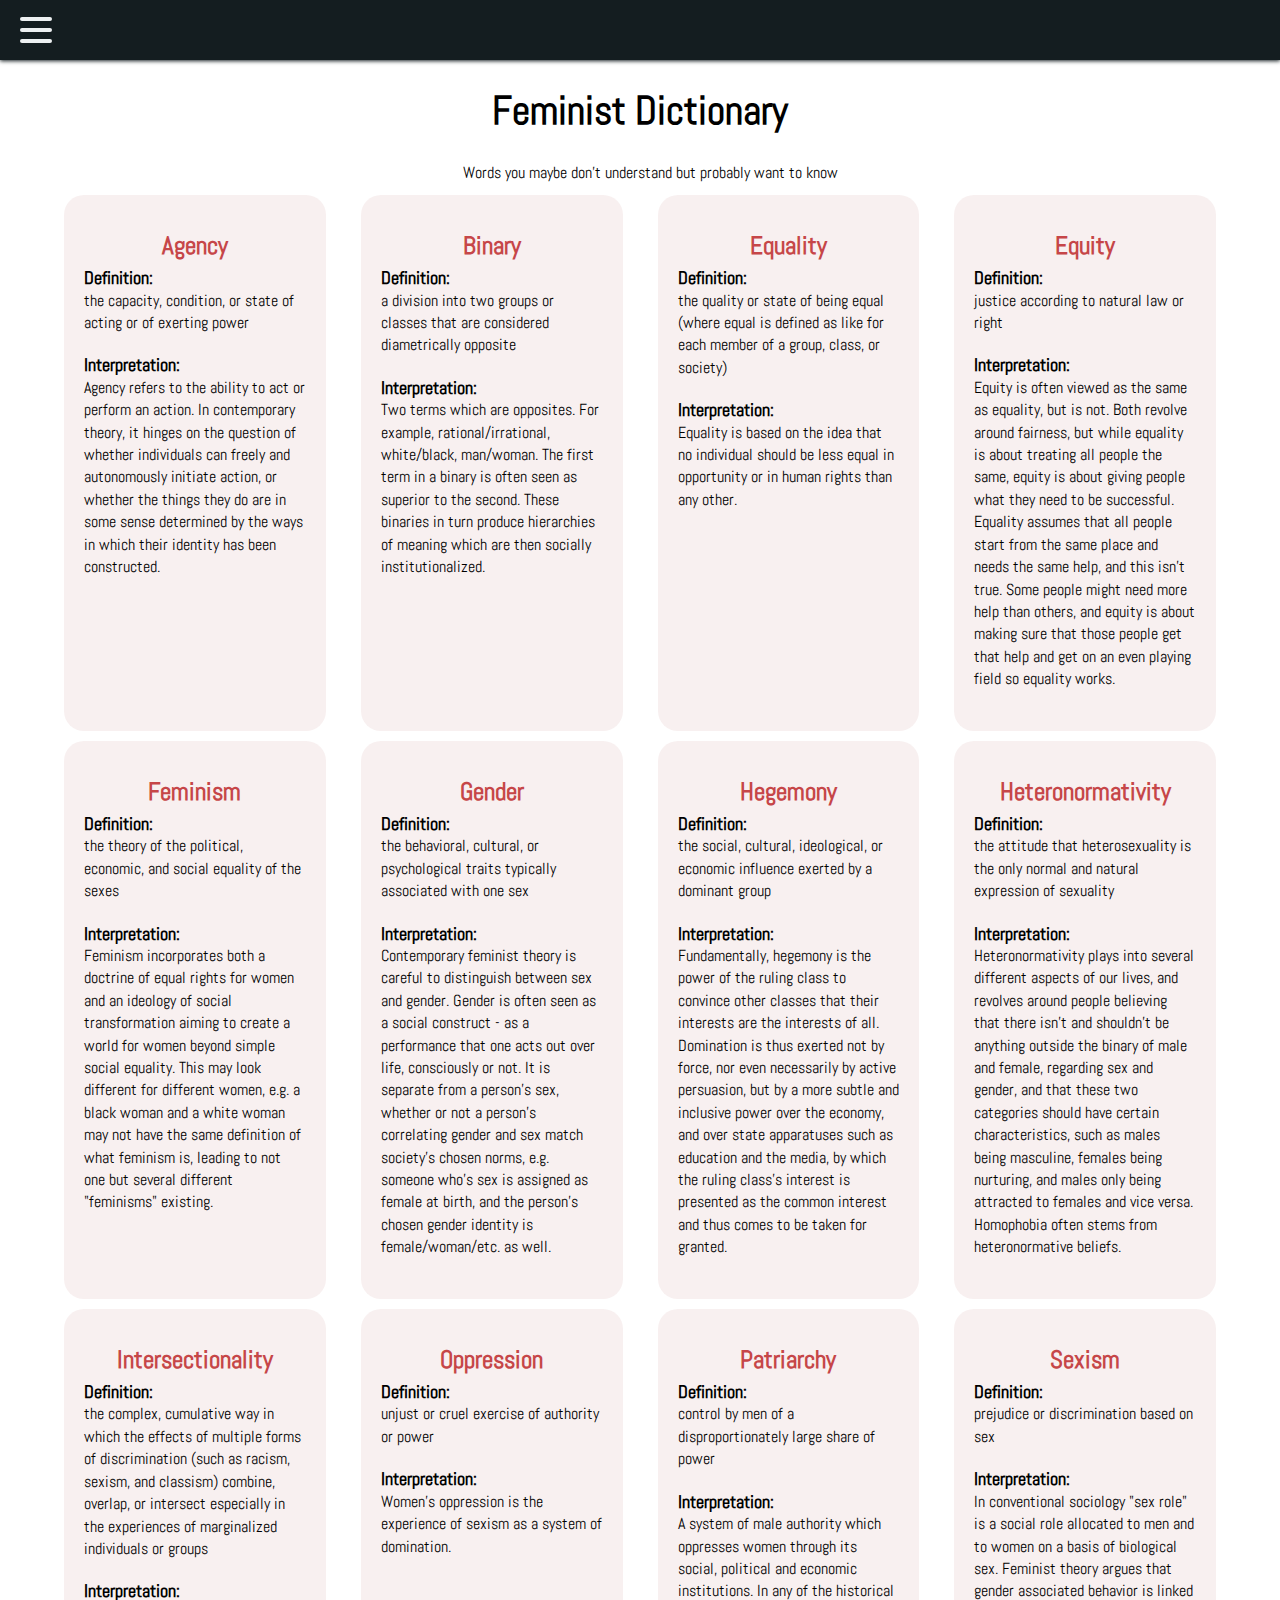
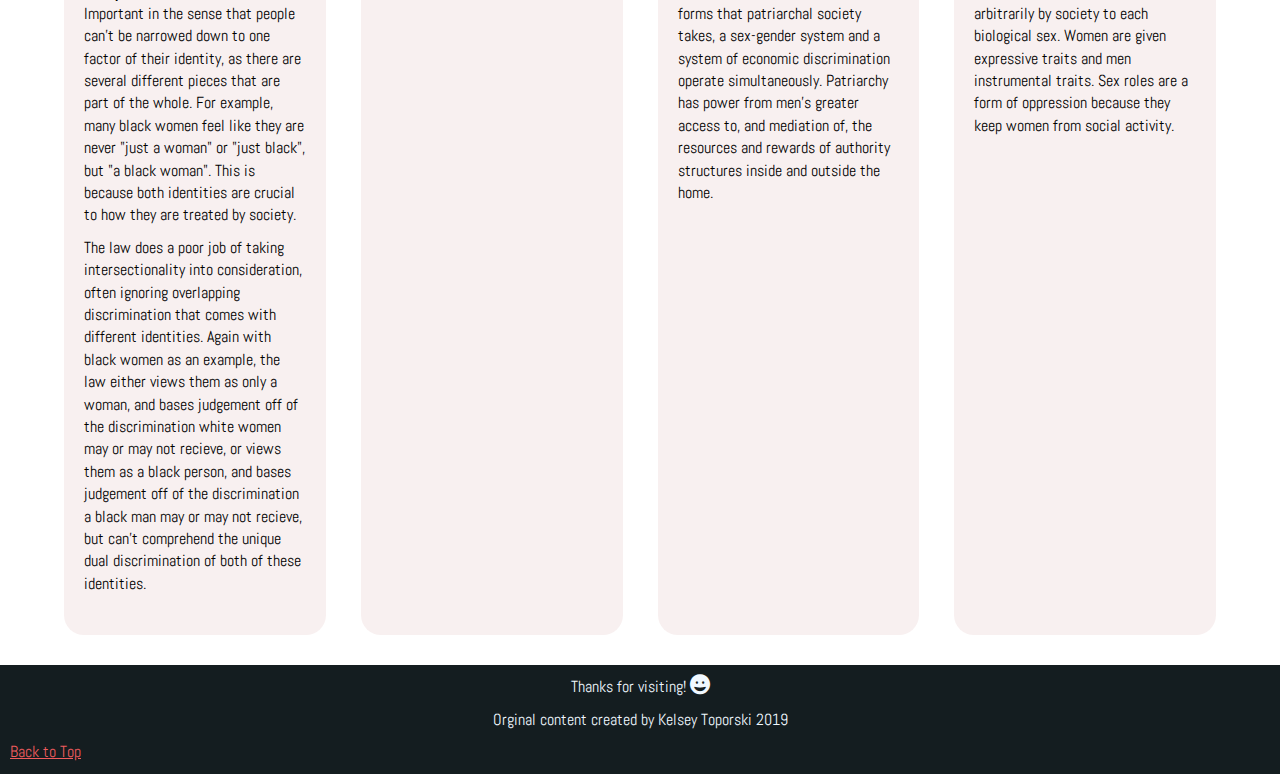
<file: femdict.html>
<!DOCTYPE html>
<html lang="en">
<head>
  <meta charset="UTF-8">

  <meta name="viewport" content="width=device-width, initial-scale=1.0">

  <!-- connects to the stylesheets -->
  <link rel="stylesheet" href="css/reset.css">
  <link rel="stylesheet" href="css/style.css">

  <!-- connect to a Google font -->  
  <link href='https://fonts.googleapis.com/css?family=Abel' rel='stylesheet'>
  <!-- connect to a Font Aweseom font -->
  <link rel="stylesheet" href="https://cdnjs.cloudflare.com/ajax/libs/font-awesome/6.2.0/css/all.min.css">
  <!-- connect to a favicon -->

  <title>Women's Web - Dictionary</title>
</head>

<body>
  <a class="skip" href="#main">Skip to Main Content</a>
  <header>
    <nav>
      <div class="container nav-container">
        <input class="checkbox" type="checkbox" id="check" >
              <label id="menu_label" for="check">menu</label>
              <div class="hamburger-lines">
                  <span class="line line1"></span>
                  <span class="line line2"></span>
                  <span class="line line3"></span>
              </div>  
        <ul class="nav_links" >
          <li><a href="index.html">About</a></li>
          <li><a href="literature.html">Literature</a></li>
          <li><a href="history.html">History and Politics</a></li>
          <li><a href="femdict.html" class="current">Feminist Dictionary</a></li>
        </ul>
        </div>
    </nav>
      <!-- definitions from meriam webster -->
      <!-- interpretations from
            The Dictionary of Feminist Theory - Maggie Humm,
            Key Concepts In Post-Colonial Studies - Ashcroft, Bill, Gareth Griffiths, and Helen Tiffin,
            or myself -->
      <!-- interpretation of equity from https://everydayfeminism.com/2014/09/equality-is-not-enough/ -->

    <h1>Feminist Dictionary</h1>

    

  </header>

  <main id="main">
    
    <p class="dict">Words you maybe don't understand but probably want to know</p>

      <!-- definitions from meriam webster -->
      <!-- interpretations from
            The Dictionary of Feminist Theory - Maggie Humm,
            Key Concepts In Post-Colonial Studies - Ashcroft, Bill, Gareth Griffiths, and Helen Tiffin,
            or myself -->
      <!-- interpretation of equity from https://everydayfeminism.com/2014/09/equality-is-not-enough/ -->
      
      <dl class="gridview"> 
        <div>
        <dt>Agency</dt>
        <dd>Definition:
          <p>
            the capacity, condition, or state of acting or of exerting power
          </p>
        <dd>Interpretation:
          <p>
            Agency refers to the ability to act or perform an action. In contemporary theory, it hinges on the question of whether individuals can freely and autonomously initiate action, or whether the things they do are in some sense determined by the ways in which their identity has been constructed.
          </p>
        </div>
        
        <div>
        <dt>Binary</dt>
        <dd>Definition:
          <p>
            a division into two groups or classes that are considered diametrically opposite
          </p></dd>
        <dd>Interpretation:
          <p>
            Two terms which are opposites. For example, rational/irrational, white/black, man/woman. The first term in a binary is often seen as superior to the second. These binaries in turn produce hierarchies of meaning which are then socially institutionalized.
          </p></dd>
        </div>
        
        <div> 
        <dt>Equality</dt>
        <dd>Definition:
          <p>
            the quality or state of being equal (where equal is defined as like for each member of a group, class, or society)
          </p></dd>
        <dd>Interpretation:
          <p>
            Equality is based on the idea that no individual should be less equal in opportunity or in human rights than any other.
          </p></dd>
        </div>
        
        <div> 
        <dt>Equity</dt>
        <dd>Definition:
          <p>
            justice according to natural law or right
          </p></dd>
        <dd>Interpretation:
          <p>
            Equity is often viewed as the same as equality, but is not. Both revolve around fairness, but while equality is about treating all people the same, equity is about giving people what they need to be successful. Equality assumes that all people start from the same place and needs the same help, and this isn't true. Some people might need more help than others, and equity is about making sure that those people get that help and get on an even playing field so equality works.
          </p></dd>
        </div>
        
        <div>
        <dt>Feminism</dt>
        <dd>Definition:
          <p>
            the theory of the political, economic, and social equality of the sexes
          </p></dd>
        <dd>Interpretation:
          <p>
            Feminism incorporates both a doctrine of equal rights for women and an ideology of social transformation aiming to create a world for women beyond simple social equality. This may look different for different women, e.g. a black woman and a white woman may not have the same definition of what feminism is, leading to not one but several different "feminisms" existing.
          </p></dd>
        </div>

        <div>  
        <dt>Gender</dt>
        <dd>Definition:
          <p>
            the behavioral, cultural, or psychological traits typically associated with one sex
          </p></dd>
        <dd>Interpretation:
          <p>
            Contemporary feminist theory is careful to distinguish between sex and gender. Gender is often seen as a social construct - as a performance that one acts out over life, consciously or not. It is separate from a person's sex, whether or not a person's correlating gender and sex match society's chosen norms, e.g. someone who's sex is assigned as female at birth, and the person's chosen gender identity is female/woman/etc. as well.
          </p></dd>
        </div>

        <div>  
        <dt>Hegemony</dt>
        <dd>Definition:
          <p>
            the social, cultural, ideological, or economic influence exerted by a dominant group
          </p></dd>
        <dd>Interpretation:
          <p>
            Fundamentally, hegemony is the power of the ruling class to convince other classes that their interests are the interests of all.  Domination is thus exerted not by force, nor even necessarily by active persuasion, but by a more subtle and inclusive power over the economy, and over state apparatuses such as education and the media, by which the ruling class's interest is presented as the common interest and thus comes to be taken for granted.
          </p></dd>
        </div>

        <div>  
        <dt>Heteronormativity</dt>
        <dd>Definition:
          <p>
            the attitude that heterosexuality is the only normal and natural expression of sexuality
          </p></dd>
        <dd>Interpretation:
          <p>
            Heteronormativity plays into several different aspects of our lives, and revolves around people believing that there isn't and shouldn't be anything outside the binary of male and female, regarding sex and gender, and that these two categories should have certain characteristics, such as males being masculine, females being nurturing, and males only being attracted to females and vice versa. Homophobia often stems from heteronormative beliefs.
          </p></dd>
        </div>
         
        <div>
        <dt>Intersectionality</dt>
        <dd>Definition:
          <p>
            the complex, cumulative way in which the effects of multiple forms of discrimination (such as racism, sexism, and classism) combine, overlap, or intersect especially in the experiences of marginalized individuals or groups
          </p></dd>
        <dd>Interpretation:
          <p>
            Important in the sense that people can't be narrowed down to one factor of their identity, as there are several different pieces that are part of the whole. For example, many black women feel like they are never "just a woman" or "just black", but "a black woman". This is because both identities are crucial to how they are treated by society.
          </p>
          <p>
            The law does a poor job of taking intersectionality into consideration, often ignoring overlapping discrimination that comes with different identities. Again with black women as an example, the law either views them as only a woman, and bases judgement off of the discrimination white women may or may not recieve, or views them as a black person, and bases judgement off of the discrimination a black man may or may not recieve, but can't comprehend the unique dual discrimination of both of these identities.
          </p></dd>
        </div>

        <div> 
        <dt>Oppression</dt>
        <dd>Definition:
          <p>
            unjust or cruel exercise of authority or power
          </p></dd>
        <dd>Interpretation:
          <p>
            Women's oppression is the experience of sexism as a system of domination.
          </p></dd>
        </div>

        <div> 
        <dt>Patriarchy</dt>
        <dd>Definition:
          <p>
            control by men of a disproportionately large share of power
          </p></dd>
        <dd>Interpretation:
          <p>
            A system of male authority which oppresses women through its social, political and economic institutions. In any of the historical forms that patriarchal society takes, a sex-gender system and a system of economic discrimination operate simultaneously. Patriarchy has power from men's greater access to, and mediation of, the resources and rewards of authority structures inside and outside the home.
          </p></dd>
         </div>    
         
        <div>
        <dt>Sexism</dt>
        <dd>Definition:
          <p>
            prejudice or discrimination based on sex
          </p></dd>
        <dd>Interpretation:
          <p>
            In conventional sociology "sex role" is a social role allocated to men and to women on a basis of biological sex. Feminist theory argues that gender associated behavior is linked arbitrarily by society to each biological sex. Women are given expressive traits and men instrumental traits. Sex roles are a form of oppression because they keep women from social activity.
          </p></dd>
        </div>
      </dl>

    </main>
    <div class='audio-container'>
      <audio autoplay loop controls>
        <source src="audio/main.mp3" type="audio/mpeg" />
      </audio>
    </div>
    <footer>
      <p class="thanks">
        Thanks for visiting! <i class="fa-solid fa-face-grin"></i>
      </p>
      <p>Orginal content created by Kelsey Toporski 2019</p>
  

      <a href="#top" class="tops">Back to Top</a>
    </footer>

</body>
</html>
</file>
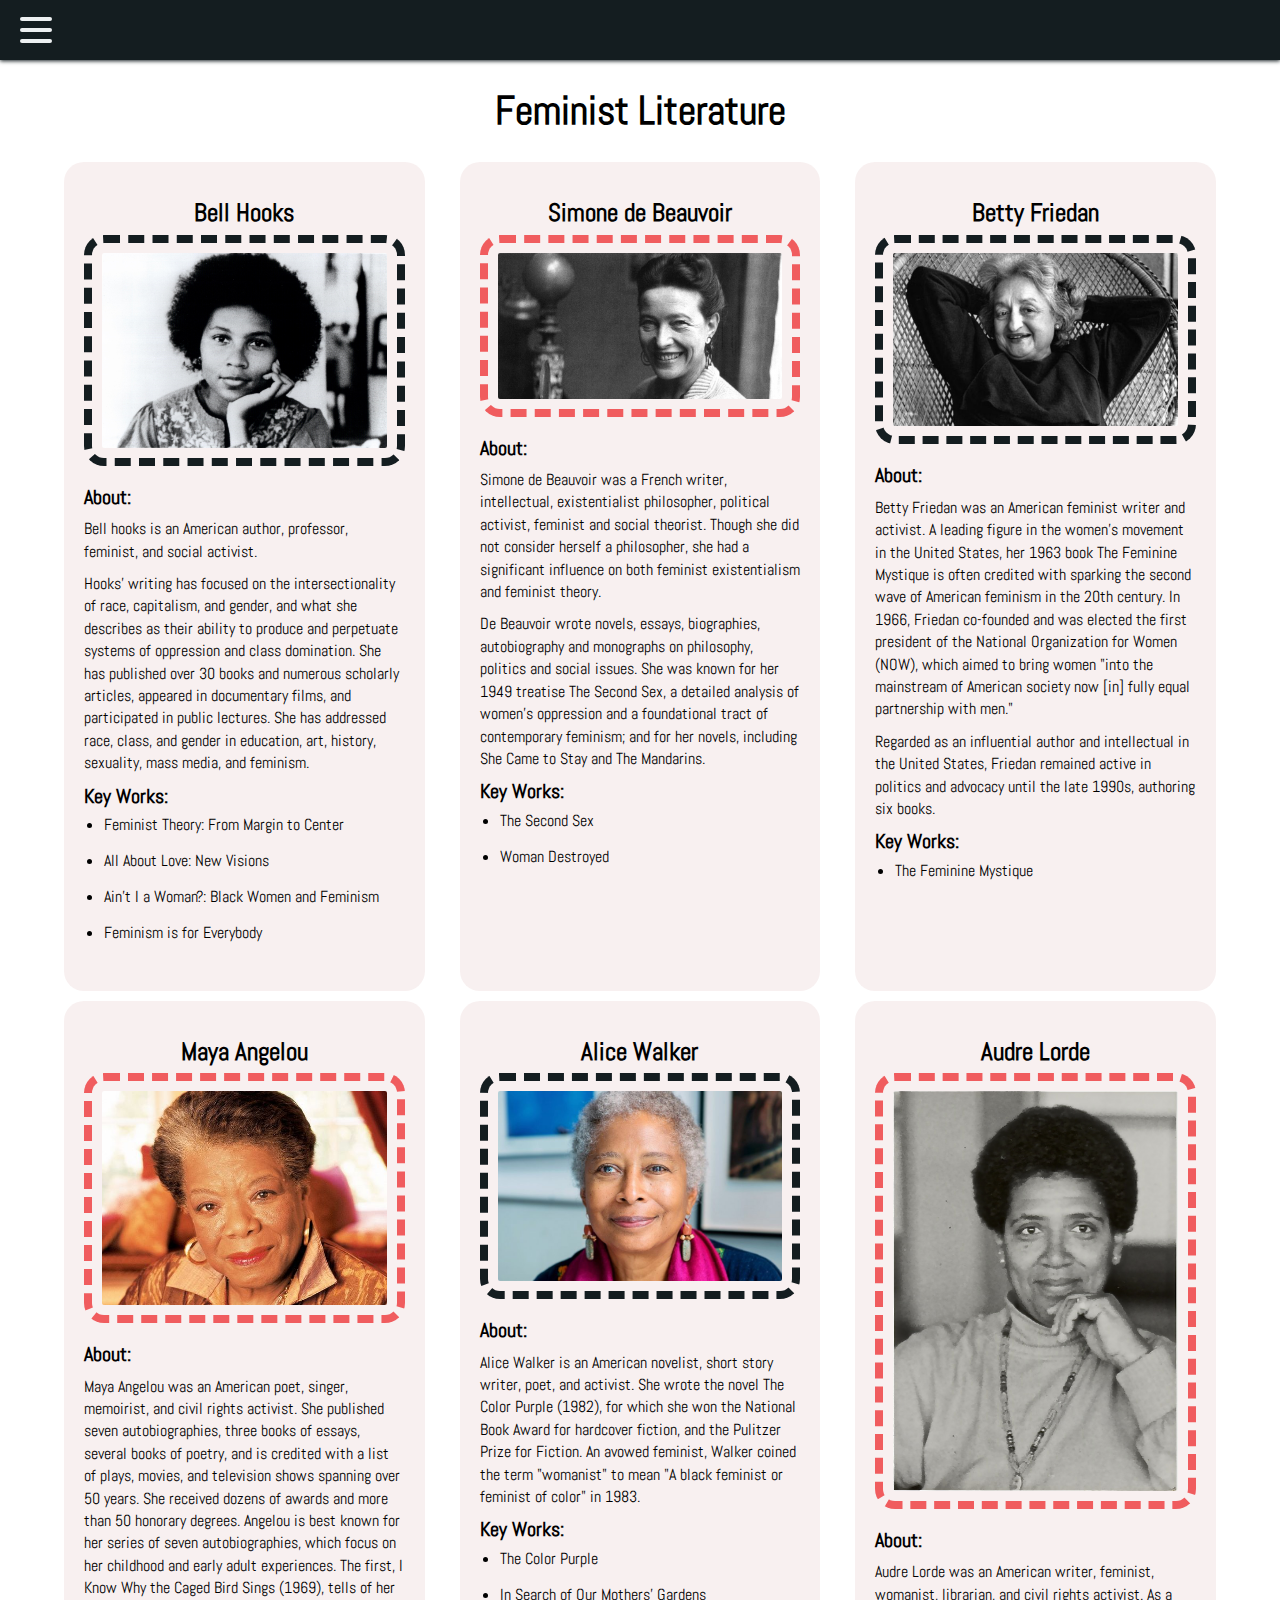
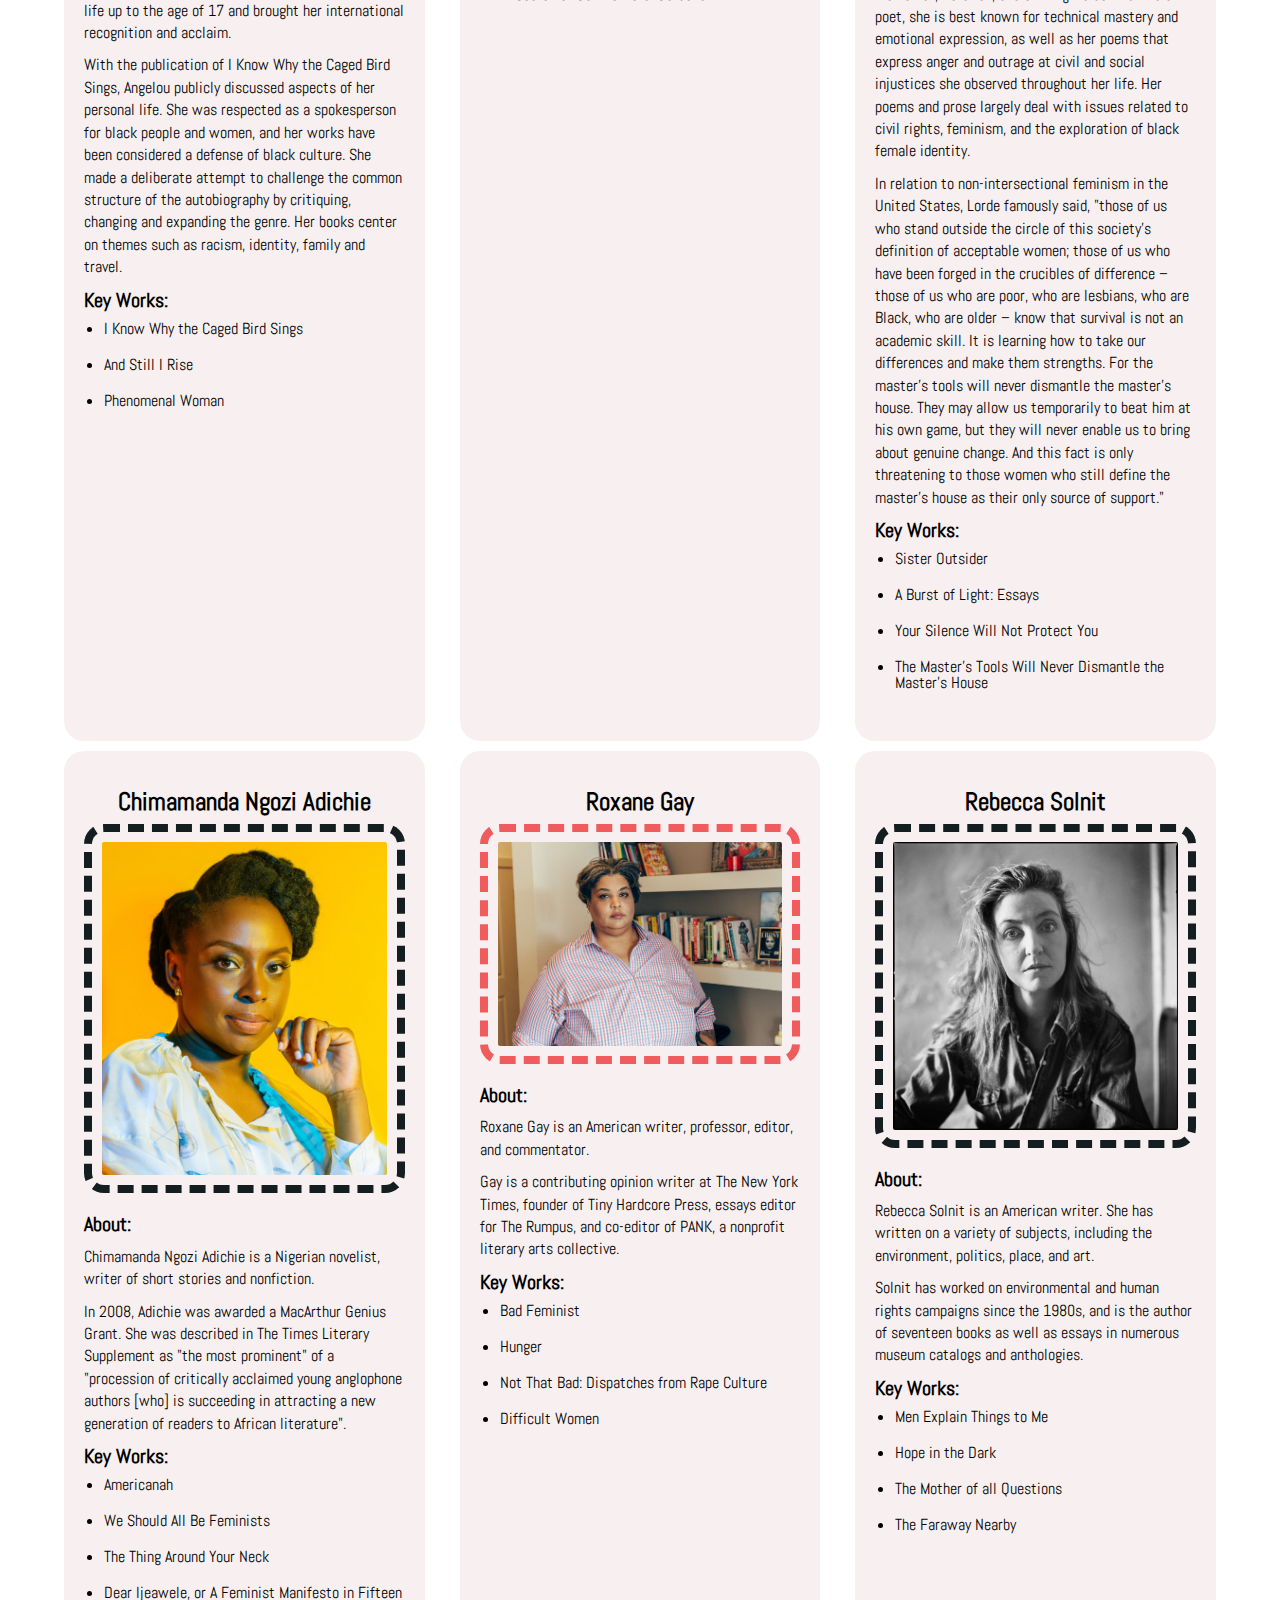
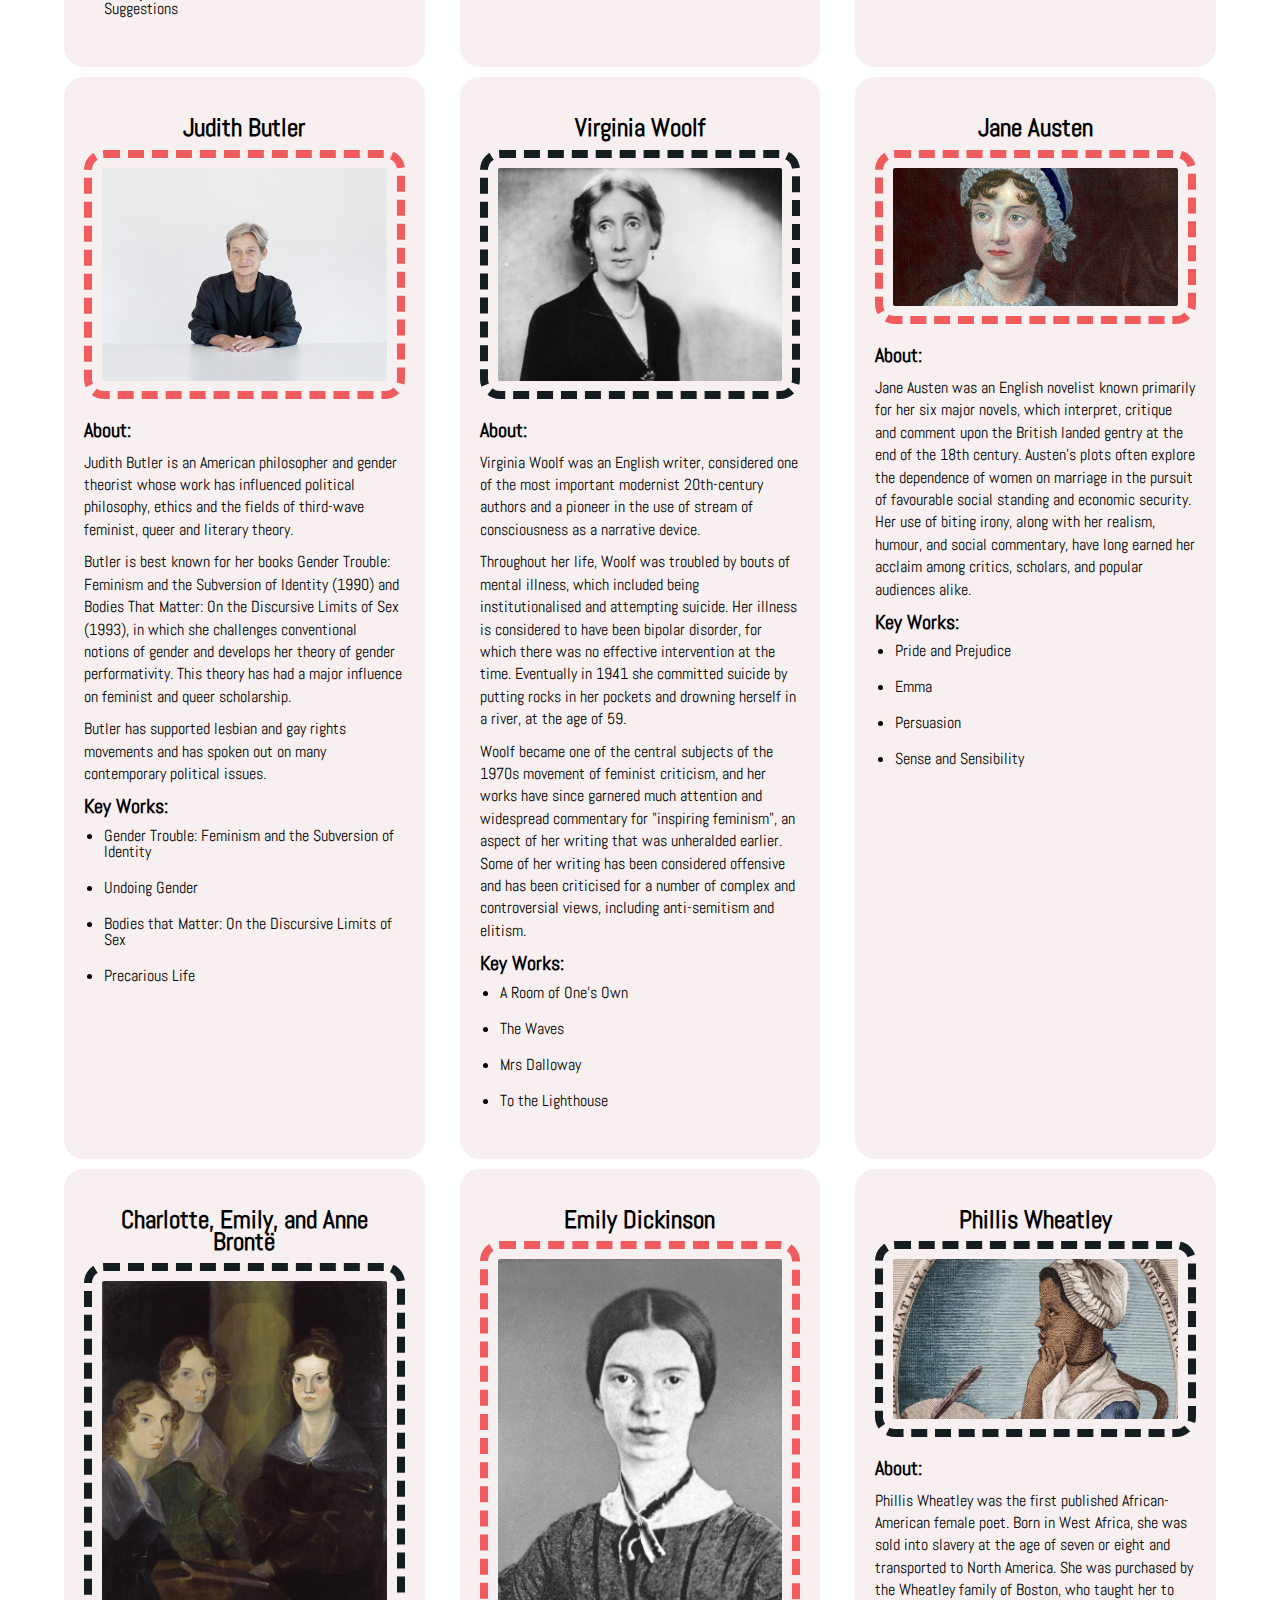
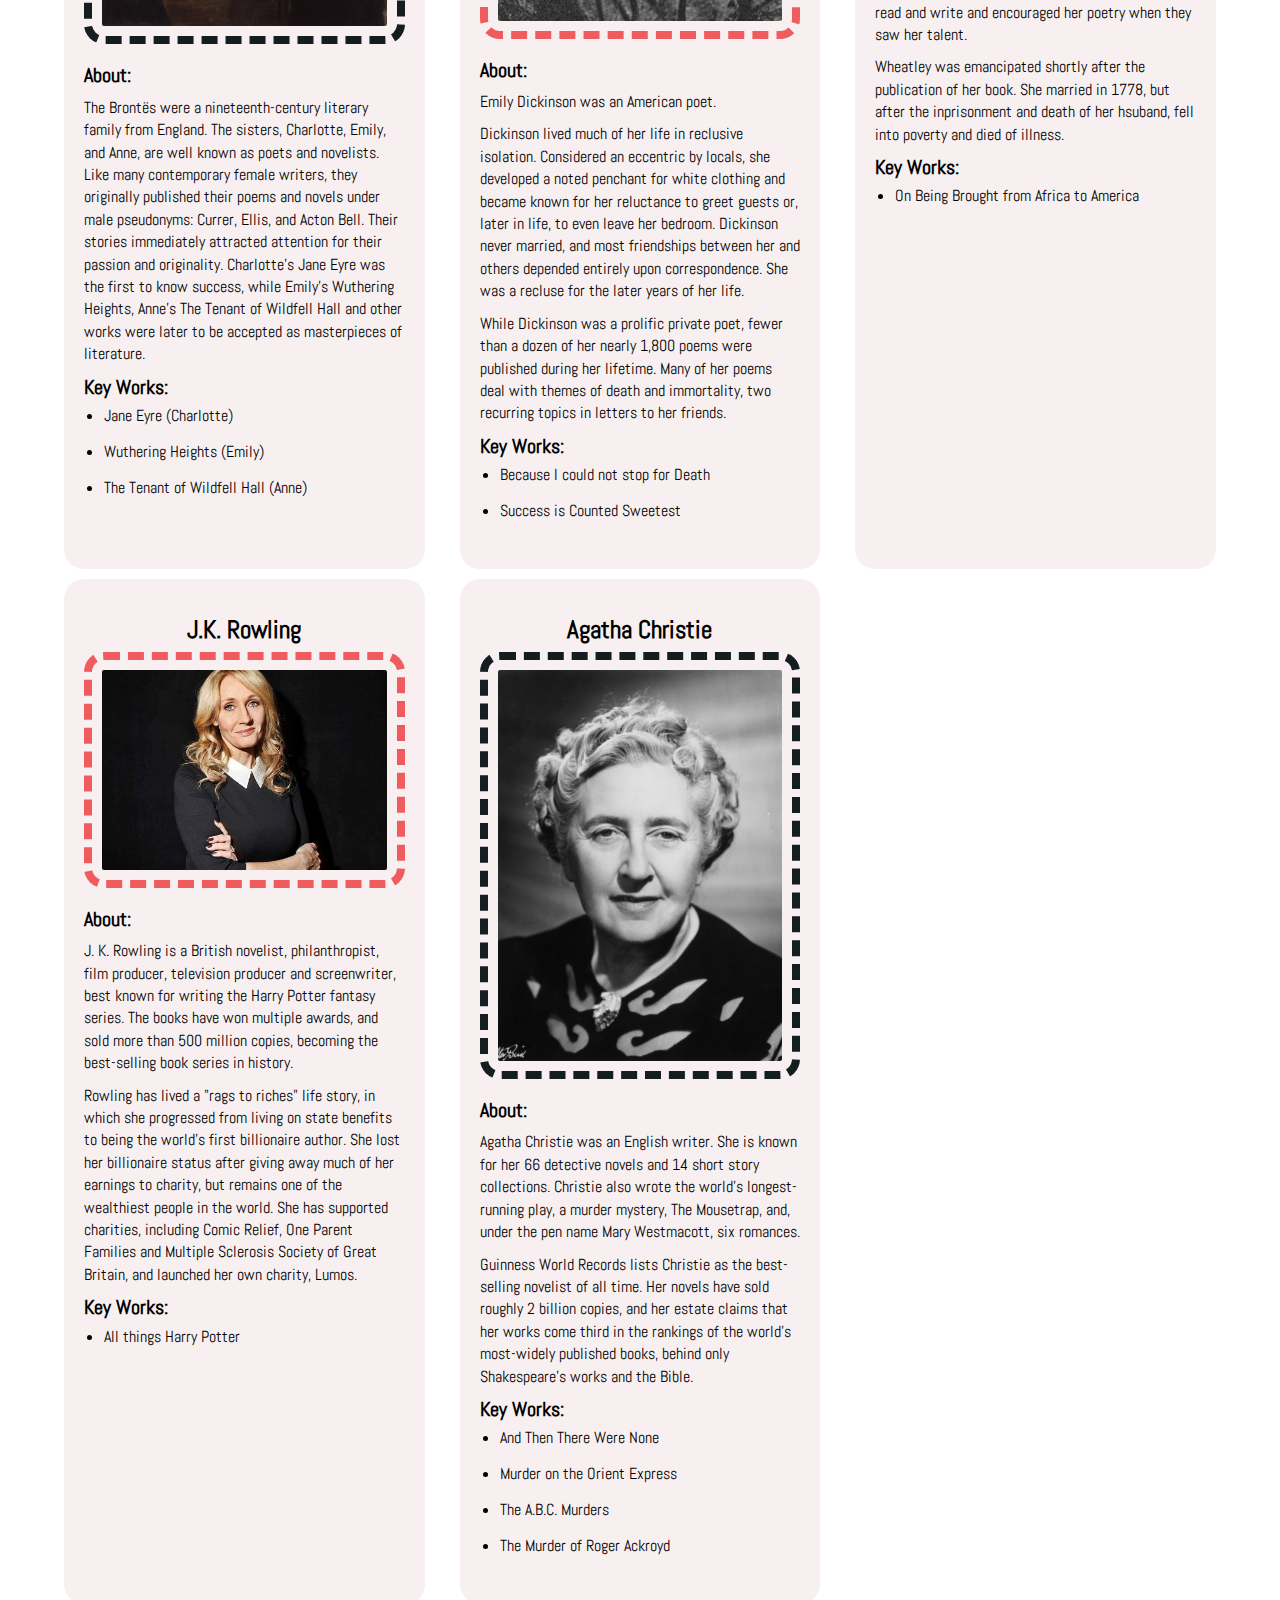
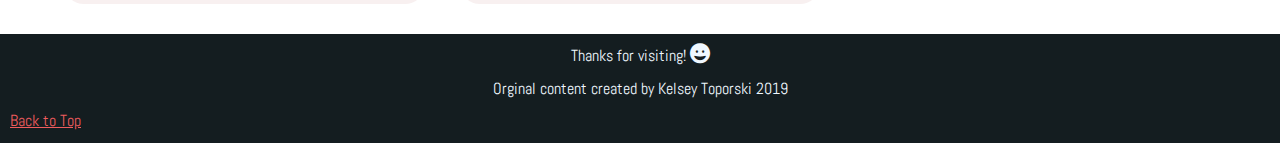
<file: literature.html>
<!DOCTYPE html>
<html lang="en">
<head>
  <meta charset="UTF-8">

  <meta name="viewport" content="width=device-width, initial-scale=1.0">

  <!-- connects to the stylesheets -->
  <link rel="stylesheet" href="css/reset.css">
  <link rel="stylesheet" href="css/style.css">

  <!-- connect to a Google font -->  
  <link href='https://fonts.googleapis.com/css?family=Abel' rel='stylesheet'>
  <!-- connect to a Font Aweseom font -->
  <link rel="stylesheet" href="https://cdnjs.cloudflare.com/ajax/libs/font-awesome/6.2.0/css/all.min.css">
  <!-- connect to a favicon -->

  <title>Women's Web - Literature</title>
</head>

<body>
  <a class="skip" href="#main">Skip to Main Content</a>
  <header>
    <nav>
      <div class="container nav-container">
        <input class="checkbox" type="checkbox" id="check" >
              <label id="menu_label" for="check">menu</label>
              <div class="hamburger-lines">
                  <span class="line line1"></span>
                  <span class="line line2"></span>
                  <span class="line line3"></span>
              </div>  
        <ul class="nav_links" >
          <li><a href="index.html">About</a></li>
          <li><a href="literature.html" class="current">Literature</a></li>
          <li><a href="history.html">History and Politics</a></li>
          <li><a href="femdict.html" >Feminist Dictionary</a></li>
        </ul>
        </div>
    </nav>
      <!-- definitions from meriam webster -->
      <!-- interpretations from
            The Dictionary of Feminist Theory - Maggie Humm,
            Key Concepts In Post-Colonial Studies - Ashcroft, Bill, Gareth Griffiths, and Helen Tiffin,
            or myself -->
      <!-- interpretation of equity from https://everydayfeminism.com/2014/09/equality-is-not-enough/ -->

    <h1>Feminist Literature</h1>
  </header>

  <main id="main">
    <div class="grid">
      <div>
      <h2>Bell Hooks</h2>
      <img src="images/bell_hooks.jpg"  width="200" alt="Image of bell hooks">
      <h3>About:</h3>
        <p>
          Bell hooks is an American author, professor, feminist, and social activist.
        </p>
        <p>
          Hooks' writing has focused on the intersectionality of race, capitalism, and gender, and what she describes as their ability to produce and perpetuate systems of oppression and class domination. She has published over 30 books and numerous scholarly articles, appeared in documentary films, and participated in public lectures. She has addressed race, class, and gender in education, art, history, sexuality, mass media, and feminism.
        </p>
      <h3>Key Works:</h3>
        <ul>
          <li>Feminist Theory: From Margin to Center</li>
          <li>All About Love: New Visions</li>
          <li>Ain't I a Woman?: Black Women and Feminism</li>
          <li>Feminism is for Everybody</li>
        </ul>
      </div>

      <div>
      <h2>Simone de Beauvoir</h2>
      <img src="images/simone_db.jpg"  width="200" alt="Image of Simone de Beauvoir">
      <h3>About:</h3>
        <p>
          Simone de Beauvoir was a French writer, intellectual, existentialist philosopher, political activist, feminist and social theorist. Though she did not consider herself a philosopher, she had a significant influence on both feminist existentialism and feminist theory.
        </p>
        <p>
          De Beauvoir wrote novels, essays, biographies, autobiography and monographs on philosophy, politics and social issues. She was known for her 1949 treatise The Second Sex, a detailed analysis of women's oppression and a foundational tract of contemporary feminism; and for her novels, including She Came to Stay and The Mandarins.
        </p>
      <h3>Key Works:</h3>
        <ul>
          <li>The Second Sex</li>
          <li>Woman Destroyed</li>
        </ul>
      </div>

      <div>
     <h2> Betty Friedan</h2>
      <img src="images/betty_friedan.jpg"  width="200" alt="Image of Betty Friedan">
      <h3>About:</h3>
        <p>
          Betty Friedan was an American feminist writer and activist. A leading figure in the women's movement in the United States, her 1963 book The Feminine Mystique is often credited with sparking the second wave of American feminism in the 20th century. In 1966, Friedan co-founded and was elected the first president of the National Organization for Women (NOW), which aimed to bring women "into the mainstream of American society now [in] fully equal partnership with men."
        </p>
        <p>
          Regarded as an influential author and intellectual in the United States, Friedan remained active in politics and advocacy until the late 1990s, authoring six books.
        </p>
      <h3>Key Works:</h3>
        <ul>
          <li>The Feminine Mystique</li>
        </ul>
      </div>

      <div>
      <h2>Maya Angelou</h2>
      <img src="images/maya_angelou.jpg"  width="200" alt="Image of Maya Angelou">
      <h3>About:</h3>
        <p>
          Maya Angelou was an American poet, singer, memoirist, and civil rights activist. She published seven autobiographies, three books of essays, several books of poetry, and is credited with a list of plays, movies, and television shows spanning over 50 years. She received dozens of awards and more than 50 honorary degrees. Angelou is best known for her series of seven autobiographies, which focus on her childhood and early adult experiences. The first, I Know Why the Caged Bird Sings (1969), tells of her life up to the age of 17 and brought her international recognition and acclaim.
        </p>
        <p>
          With the publication of I Know Why the Caged Bird Sings, Angelou publicly discussed aspects of her personal life. She was respected as a spokesperson for black people and women, and her works have been considered a defense of black culture. She made a deliberate attempt to challenge the common structure of the autobiography by critiquing, changing and expanding the genre. Her books center on themes such as racism, identity, family and travel.
        </p>
      <h3>Key Works:</h3>
        <ul>
          <li>I Know Why the Caged Bird Sings</li>
          <li>And Still I Rise</li>
          <li>Phenomenal Woman</li>
        </ul>
      </div>

      <!-- <script>
        alert("HI");
        console.log("hey good lookin");
      </script> -->

      <div>
      <h2>Alice Walker</h2>
      <img src="images/alice_walker.jpg"  width="200" alt="Image of Alice Walker">
      <h3>About:</h3>
        <p>
          Alice Walker is an American novelist, short story writer, poet, and activist. She wrote the novel The Color Purple (1982), for which she won the National Book Award for hardcover fiction, and the Pulitzer Prize for Fiction. An avowed feminist, Walker coined the term "womanist" to mean "A black feminist or feminist of color" in 1983.
        </p>
      <h3>Key Works:</h3>
        <ul>
          <li>The Color Purple</li>
          <li>In Search of Our Mothers' Gardens</li>
        </ul>
      </div>

      <div>
      <h2>Audre Lorde</h2>
      <img src="images/audre_lorde.jpg"  width="200" alt="Image of Audre Lorde">
      <h3>About:</h3>
        <p>
          Audre Lorde was an American writer, feminist, womanist, librarian, and civil rights activist. As a poet, she is best known for technical mastery and emotional expression, as well as her poems that express anger and outrage at civil and social injustices she observed throughout her life. Her poems and prose largely deal with issues related to civil rights, feminism, and the exploration of black female identity.
        </p>
        <p>
          In relation to non-intersectional feminism in the United States, Lorde famously said, "those of us who stand outside the circle of this society's definition of acceptable women; those of us who have been forged in the crucibles of difference – those of us who are poor, who are lesbians, who are Black, who are older – know that survival is not an academic skill. It is learning how to take our differences and make them strengths. For the master's tools will never dismantle the master's house. They may allow us temporarily to beat him at his own game, but they will never enable us to bring about genuine change. And this fact is only threatening to those women who still define the master's house as their only source of support."
        </p>
      <h3>Key Works:</h3>
        <ul>
          <li>Sister Outsider</li>
          <li>A Burst of Light: Essays</li>
          <li>Your Silence Will Not Protect You</li>
          <li>The Master's Tools Will Never Dismantle the Master's House</li>
        </ul>
      </div>

      <div>
      <h2>Chimamanda Ngozi Adichie</h2>
      <img src="images/chimamanda.jpg"  width="200" alt="Image of Chimamanda Ngozi Adichie">
      <h3>About:</h3>
        <p>
          Chimamanda Ngozi Adichie is a Nigerian novelist, writer of short stories and nonfiction.
        </p>
        <p>
          In 2008, Adichie was awarded a MacArthur Genius Grant. She was described in The Times Literary Supplement as "the most prominent" of a "procession of critically acclaimed young anglophone authors [who] is succeeding in attracting a new generation of readers to African literature".
        </p>
      <h3>Key Works:</h3>
        <ul>
          <li>Americanah</li>
          <li>We Should All Be Feminists</li>
          <li>The Thing Around Your Neck</li>
          <li>Dear Ijeawele, or A Feminist Manifesto in Fifteen Suggestions</li>
        </ul>
      </div>

      <div>
      <h2>Roxane Gay</h2>
      <img src="images/roxane_gay.jpg"  width="200" alt="Image of Roxane Gay">
      <h3>About:</h3>
        <p>
          Roxane Gay is an American writer, professor, editor, and commentator.
        </p>
        <p>
          Gay is a contributing opinion writer at The New York Times, founder of Tiny Hardcore Press, essays editor for The Rumpus, and co-editor of PANK, a nonprofit literary arts collective.
        </p>
      <h3>Key Works:</h3>
        <ul>
          <li>Bad Feminist</li>
          <li>Hunger</li>
          <li>Not That Bad: Dispatches from Rape Culture</li>
          <li>Difficult Women</li>
        </ul>
      </div>

      <div>
      <h2>Rebecca Solnit</h2>
      <img src="images/rebecca_solnit.jpg"  width="200" alt="Image of Rebecca Solnit">
      <h3>About:</h3>
        <p>
          Rebecca Solnit is an American writer. She has written on a variety of subjects, including the environment, politics, place, and art.
        </p>
        <p>
          Solnit has worked on environmental and human rights campaigns since the 1980s, and is the author of seventeen books as well as essays in numerous museum catalogs and anthologies.
        </p>
      <h3>Key Works:</h3>
        <ul>
          <li>Men Explain Things to Me</li>
          <li>Hope in the Dark</li>
          <li>The Mother of all Questions</li>
          <li>The Faraway Nearby</li>
        </ul>
      </div>

      <div>
      <h2>Judith Butler</h2>
      <img src="images/judith_butler.jpg"  width="200" alt="Image of Judith Butler">
      <h3>About:</h3>
        <p>
          Judith Butler is an American philosopher and gender theorist whose work has influenced political philosophy, ethics and the fields of third-wave feminist, queer and literary theory.
        </p>
        <p>
          Butler is best known for her books Gender Trouble: Feminism and the Subversion of Identity (1990) and Bodies That Matter: On the Discursive Limits of Sex (1993), in which she challenges conventional notions of gender and develops her theory of gender performativity. This theory has had a major influence on feminist and queer scholarship.
        </p>
        <p>
          Butler has supported lesbian and gay rights movements and has spoken out on many contemporary political issues.
        </p>
      <h3>Key Works:</h3>
        <ul>
          <li>Gender Trouble: Feminism and the Subversion of Identity</li>
          <li>Undoing Gender</li>
          <li>Bodies that Matter: On the Discursive Limits of Sex</li>
          <li>Precarious Life</li>
        </ul>
      </div>

      <div>
      <h2>Virginia Woolf</h2>
      <img src="images/virginia_woolf.jpg"  width="200" alt="Image of Virginia Woolf">
      <h3>About:</h3>
        <p>
          Virginia Woolf was an English writer, considered one of the most important modernist 20th-century authors and a pioneer in the use of stream of consciousness as a narrative device.
        </p>
        <p>
          Throughout her life, Woolf was troubled by bouts of mental illness, which included being institutionalised and attempting suicide. Her illness is considered to have been bipolar disorder, for which there was no effective intervention at the time. Eventually in 1941 she committed suicide by putting rocks in her pockets and drowning herself in a river, at the age of 59.
        </p>
        <p>
          Woolf became one of the central subjects of the 1970s movement of feminist criticism, and her works have since garnered much attention and widespread commentary for "inspiring feminism", an aspect of her writing that was unheralded earlier. Some of her writing has been considered offensive and has been criticised for a number of complex and controversial views, including anti-semitism and elitism.
        </p>
      <h3>Key Works:</h3>
                <ul>
          <li>A Room of One's Own</li>
          <li>The Waves</li>
          <li>Mrs Dalloway</li>
          <li>To the Lighthouse</li>
        </ul>
      </div>

      <div>
      <h2>Jane Austen</h2>
      <img src="images/jane_austen.jpg"  width="200" alt="Image of Jane Austen">
      <h3>About:</h3>
        <p>
          Jane Austen was an English novelist known primarily for her six major novels, which interpret, critique and comment upon the British landed gentry at the end of the 18th century. Austen's plots often explore the dependence of women on marriage in the pursuit of favourable social standing and economic security. Her use of biting irony, along with her realism, humour, and social commentary, have long earned her acclaim among critics, scholars, and popular audiences alike.
        </p>
      <h3>Key Works:</h3>
        <ul>
          <li>Pride and Prejudice</li>
          <li>Emma</li>
          <li>Persuasion</li>
          <li>Sense and Sensibility</li>
        </ul>
      </div>

      <div>
      <h2>Charlotte, Emily, and Anne Brontë</h2>
      <img src="images/bronte_sisters.jpg"  width="200" alt="Image of Charlotte, Emily, and Anne Brontë">
      <h3>About:</h3>
        <p>
          The Brontës were a nineteenth-century literary family from England. The sisters, Charlotte, Emily, and Anne, are well known as poets and novelists. Like many contemporary female writers, they originally published their poems and novels under male pseudonyms: Currer, Ellis, and Acton Bell. Their stories immediately attracted attention for their passion and originality. Charlotte's Jane Eyre was the first to know success, while Emily's Wuthering Heights, Anne's The Tenant of Wildfell Hall and other works were later to be accepted as masterpieces of literature.
        </p>
      <h3>Key Works:</h3>
        <ul>
          <li>Jane Eyre (Charlotte)</li>
          <li>Wuthering Heights (Emily)</li>
          <li>The Tenant of Wildfell Hall (Anne)</li>
        </ul>
      </div>

      <div>
      <h2>Emily Dickinson</h2>
      <img src="images/emily_d.jpg"  width="200" alt="Image of Emily Dickinson">
      <h3>About:</h3>
        <p>
          Emily Dickinson was an American poet.
        </p>
        <p>
          Dickinson lived much of her life in reclusive isolation. Considered an eccentric by locals, she developed a noted penchant for white clothing and became known for her reluctance to greet guests or, later in life, to even leave her bedroom. Dickinson never married, and most friendships between her and others depended entirely upon correspondence. She was a recluse for the later years of her life.
        </p>
        <p>
          While Dickinson was a prolific private poet, fewer than a dozen of her nearly 1,800 poems were published during her lifetime. Many of her poems deal with themes of death and immortality, two recurring topics in letters to her friends.
        </p>
      <h3>Key Works:</h3>
        <ul>
          <li>Because I could not stop for Death</li>
          <li>Success is Counted Sweetest</li>
        </ul>
      </div>

      <div>
      <h2>Phillis Wheatley</h2>
      <img src="images/phillis_w.jpg"  width="200" alt="Image of Phillis Wheatley">
      <h3>About:</h3>
        <p>
          Phillis Wheatley was the first published African-American female poet. Born in West Africa, she was sold into slavery at the age of seven or eight and transported to North America. She was purchased by the Wheatley family of Boston, who taught her to read and write and encouraged her poetry when they saw her talent.
        </p>
        <p>
          Wheatley was emancipated shortly after the publication of her book. She married in 1778, but after the inprisonment and death of her hsuband, fell into poverty and died of illness.
        </p>
      <h3>Key Works:</h3>
        <ul>
          <li>On Being Brought from Africa to America</li>
        </ul>
      </div>

      <div>
      <h2>J.K. Rowling</h2>
      <img src="images/jk_rowling.jpg"  width="200" alt="Image of J.K. Rowling">
      <h3>About:</h3>
        <p>
          J. K. Rowling is a British novelist, philanthropist, film producer, television producer and screenwriter, best known for writing the Harry Potter fantasy series. The books have won multiple awards, and sold more than 500 million copies, becoming the best-selling book series in history.
        </p>
        <p>
          Rowling has lived a "rags to riches" life story, in which she progressed from living on state benefits to being the world's first billionaire author. She lost her billionaire status after giving away much of her earnings to charity, but remains one of the wealthiest people in the world. She has supported charities, including Comic Relief, One Parent Families and Multiple Sclerosis Society of Great Britain, and launched her own charity, Lumos.
        </p>
      <h3>Key Works:</h3>
        <ul>
          <li>All things Harry Potter</li>
        </ul>
      </div>

      <div>
      <h2>Agatha Christie</h2>
      <img src="images/agatha.jpg"  width="200" alt="Image of Agatha Christie">
      <h3>About:</h3>
        <p>
          Agatha Christie was an English writer. She is known for her 66 detective novels and 14 short story collections. Christie also wrote the world's longest-running play, a murder mystery, The Mousetrap, and, under the pen name Mary Westmacott, six romances.
        </p>
        <p>
          Guinness World Records lists Christie as the best-selling novelist of all time. Her novels have sold roughly 2 billion copies, and her estate claims that her works come third in the rankings of the world's most-widely published books, behind only Shakespeare's works and the Bible.
        </p>
       <h3>Key Works:</h3>
        <ul>
          <li>And Then There Were None</li>
          <li>Murder on the Orient Express</li>
          <li>The A.B.C. Murders</li>
          <li>The Murder of Roger Ackroyd</li>
        </ul>
      </div>
    </div>
    </main>
    <div class='audio-container'>
      <audio autoplay loop controls>
        <source src="audio/main.mp3" type="audio/mpeg" />
      </audio>
    </div>
    <footer>

      <p class="thanks">
        Thanks for visiting!  <i class="fa-solid fa-face-grin"></i>
      </p>
      <p>Orginal content created by Kelsey Toporski 2019</p>
      </i>
      
      <a href="#top" class="tops">Back to Top</a>

    </footer>
  </body>
</html>
</file>
<file: css/style.css>
body{
    line-height: 140%;
    font-family: 'Abel';
    }   

a.skip{
    background: #141d20;
    border: #edf0f1;
    padding: 6px;
    -webkit-transition: top 1s ease-out;
    transition: right 1s ease-out;
    z-index: 1;
    position: absolute;
    right: -100px;
    top: -100px;
    }

a.skip:focus{
    right:0px;
    top: 15px;
    }

main{
    padding-bottom: 30px;
}

main.index {
    padding-left: 30px;
    padding-right: 30px;
    padding-top: 10px;
    padding-bottom: 5px;
}

p.dict{
    text-align: center;
}

/*navigation*/
.container {
    max-width: 1050px;
    width: 90%;
}

nav {
    display: flex;
    width: 100%;
    box-shadow: 0 1px 4px #141d20;
    background-color: #141d20;
}

.nav-container {
    display: flex;
    justify-content: space-between;
    align-items: center;
    height: 62px;
}

nav .nav_links {
    display: flex;
}

nav .nav-container li {
    list-style: none;
}

nav .nav-container a {
    text-decoration: none;
    color: #edf0f1;
    font-weight: 500;
    font-size: 1.2rem;
    padding: 0.7rem;
}

nav .nav-container a:hover{
    font-weight: bolder;
}
.current {
    padding: 9px 15px;
    background-color: #9d383a; 
    border: none;
    border-radius: 50px;
    cursor: pointer;
    transition: all 0.3s ease 0s;
}

.nav-container {
    display: block;
    position: relative;
    height: 60px;
}

.nav-container .checkbox {
    position: absolute;
    display: block;
    height: 32px;
    width: 32px;
    top: 20px;
    left: 20px;
    z-index: 5;
    opacity: 0;
    cursor: pointer;
}

#menu_label {
    display: hidden;
    opacity: 0;
}

.nav-container .hamburger-lines {
    display: block;
    height: 26px;
    width: 32px;
    position: absolute;
    top: 17px;
    left: 20px;
    z-index: 3;
    display: flex;
    flex-direction: column;
    justify-content: space-between;
}

.nav-container .hamburger-lines .line {
    display: block;
    height: 4px;
    width: 100%;
    border-radius: 10px;
    background: #edf0f1;
}

.nav-container .hamburger-lines .line1 {
    transform-origin: 0% 0%;
    transition: transform 0.4s ease-in-out;
}

.nav-container .hamburger-lines .line2 {
    transition: transform 0.2s ease-in-out;
}

.nav-container .hamburger-lines .line3 {
    transform-origin: 0% 100%;
    transition: transform 0.4s ease-in-out;
}

nav .nav_links {
    padding-top: 120px;
    background-color: #141d20;
    opacity: 85%;
    height: 100vh;
    width: 100%;
    transform: translate(-150%);
    display: flex;
    flex-direction: column;
    margin-left: -40px;
    padding-left: 50px;
    transition: transform 0.5s ease-in-out;
    text-align: center;
}

nav .nav_links li {
    margin-bottom: 1.2rem;
    font-size: 1.5rem;
    font-weight: 500;
}

.nav-container input[type="checkbox"]:checked ~ .nav_links {
    transform: translateX(0);
}

.nav-container input[type="checkbox"]:checked ~ .hamburger-lines .line1 {
transform: rotate(45deg);
}

.nav-container input[type="checkbox"]:checked ~ .hamburger-lines .line2 {
transform: scaleY(0);
}

.nav-container input[type="checkbox"]:checked ~ .hamburger-lines .line3 {
transform: rotate(-45deg);
}

.audio-container {
    display: flex;
    justify-content: center;
    align-items: center;
    padding: 10px;
  }

   
h1{
    font-size: 40px;
    text-align: center;
    padding-bottom: 20px;
    padding-top: 20px;
    font-weight: bold;
    margin: 20px;
    }

.indexh1{
    color: #141d20;
    margin-bottom: 10px;
    padding-top: 10px;
}

h2{
    font-size: 25px;
    margin-top: 10px;
    text-align: center;
    padding: 10px;
    font-weight: bold;
    }

h3{
    font-size: 20px;
    padding-bottom: 10px;
    font-weight: bold;
    }

main img{
    width: 500px;
    display: block;
    margin: auto;
    padding: 10px;
    }
  
main div:nth-of-type(odd) img{
    border: dashed 8px #141d20;
    border-radius: 20px;
    margin-bottom: 20px;
    }

main div:nth-of-type(even) img{
    border: dashed 8px #F05C5E;
    border-radius: 20px;
    margin-bottom: 20px;
    }

.bgimage{
     background-image: url(../images/pattern-07.jpg);
     background-origin:padding-box; padding: 10px;
    }

.bgimage img{
     width: 800px;
     display: block;
     margin: auto;
     border: dashed 8px #141d20;
     padding: 10px;
     border-radius: 20px;
    }

img {
        animation: fadeIn 3s;
      }
      
     @keyframes fadeIn {
        0% { opacity: 0; 
        }
        100% { opacity: 1; 
        }
    }

main img:hover{
    opacity: 0.3;
    }

dt{
    font-size: 25px;
    margin-top: 10px;
    text-align: center;
    padding: 10px;
    font-weight: bold;
    color: #c64648;
    }

dd{
    font-size: 18px;
    padding-bottom: 10px;
    font-weight: bolder;
}

dd p{
    font-weight: regular;
    font-size: 16px;
}

p{
    margin-bottom: 10px;
    }

div ul{
    margin-bottom: 30px;
    }

a{
    color: #F05C5E;
    }

.wslink {
    color: #F05C5E;
    font-weight: bold;
    font-size: 19px;
}

.grid ul li{
    line-height: 100%;
    list-style-type: disc;
    margin-left: 20px;
    margin-bottom: 20px;
}
.dict{
    margin-left: 20px;
    margin-left: 20px;
}

.grid{
    width: 90%;
    margin: auto;
    border-radius: 20px;
    display: grid;
    grid-template-columns: 1fr;
    grid-row-gap: 10px;
}

.grid div{
    padding: 20px;
    border-radius: 20px;
    background-color: #f7eeeedd;
}

.gridview{
    width: 90%;
    margin: auto;
    border-radius: 20px;
    display: grid;
    grid-template-columns: 1fr;
    grid-row-gap: 10px;
}

.gridview div{
    padding: 20px;
    border-radius: 20px;
    background-color: #f7eeeedd;
}

footer{
    padding: 10px;
    background-color: #141d20;
    }

footer p{
    color: aliceblue;
    text-align: center;
    font-size: 16px;
        }

footer .fa-solid{
        font-size: 20px;
    }

  
   /*tablet view*/ 
@media screen and (min-width: 768px) {
        .grid{
            width: 90%;
            margin: auto;
            border-radius: 20px;
            display: grid;
            grid-template-columns: 3fr 3fr;
            grid-column-gap: 35px;
            grid-row-gap: 10px;
        }
        
        .grid div{
            padding: 20px;
            border-radius: 20px;
            background-color: #f7eeeedd;
        }
        
        .gridview{
            width: 90%;
            margin: auto;
            border-radius: 20px;
            display: grid;
            grid-template-columns: 3fr 3fr 3fr;
            grid-column-gap: 35px;
            grid-row-gap: 10px;
        }
    
        .gridview div{
            padding: 20px;
            border-radius: 20px;
            background-color: #f7eeeedd;
        }
        
        img {
            animation: fadeIn 6s;
          }
          
         @keyframes fadeIn {
            0% { opacity: 0; 
            }
            100% { opacity: 1; 
            }
        }

        main div:nth-of-type(odd) img{
            border: solid 8px #141d20;
            border-radius: 20px;
            margin-bottom: 20px;
            }
        
        main div:nth-of-type(even) img{
            border: solid 8px #F05C5E;
            border-radius: 20px;
            margin-bottom: 20px;
            }

        .bgimage img{
            width: 800px;
            display: block;
            margin: auto;
            border: solid 8px #141d20;
            padding: 10px;
            border-radius: 20px;
        }

    }



/*desktop view*/ 
@media screen and (min-width: 992px) {
    .grid{
        width: 90%;
        margin: auto;
        border-radius: 20px;
        display: grid;
        grid-template-columns: 3fr 3fr 3fr;
        grid-column-gap: 35px;
        grid-row-gap: 10px;
    }
    
    .grid div{
        padding: 20px;
        border-radius: 20px;
        background-color: #f7eeeedd;
    }
    
    .gridview{
        width: 90%;
        margin: auto;
        border-radius: 20px;
        display: grid;
        grid-template-columns: 2fr 2fr 2fr 2fr;
        grid-column-gap: 35px;
        grid-row-gap: 10px;
    }

    .gridview div{
        padding: 20px;
        border-radius: 20px;
        background-color: #f7eeeedd;
    }

    main div:nth-of-type(odd) img{
        border: dashed 8px #141d20;
        border-radius: 20px;
        margin-bottom: 20px;
        }
    
    main div:nth-of-type(even) img{
        border: dashed 8px #F05C5E;
        border-radius: 20px;
        margin-bottom: 20px;
        }
    
    .bgimage img{
        width: 800px;
        display: block;
        margin: auto;
        border: dashed 8px #141d20;
        padding: 10px;
        border-radius: 20px;
        }
           
    img {
        animation: fadeIn 3s;
        }
          
         @keyframes fadeIn {
            0% { opacity: 0; 
            }
            100% { opacity: 1; 
            }
        }
    .audio-container {
        display: none;
        }
}




 @media screen and (prefers-reduced-motion: reduce){
       img{
        animation: none;
       } 
       /*Turn off transition*/
    a.skip {
        -webkit-transition: initial; /* sets to default setting */
        transition: initial; /* sets to default setting */
      }
    }
</file>
